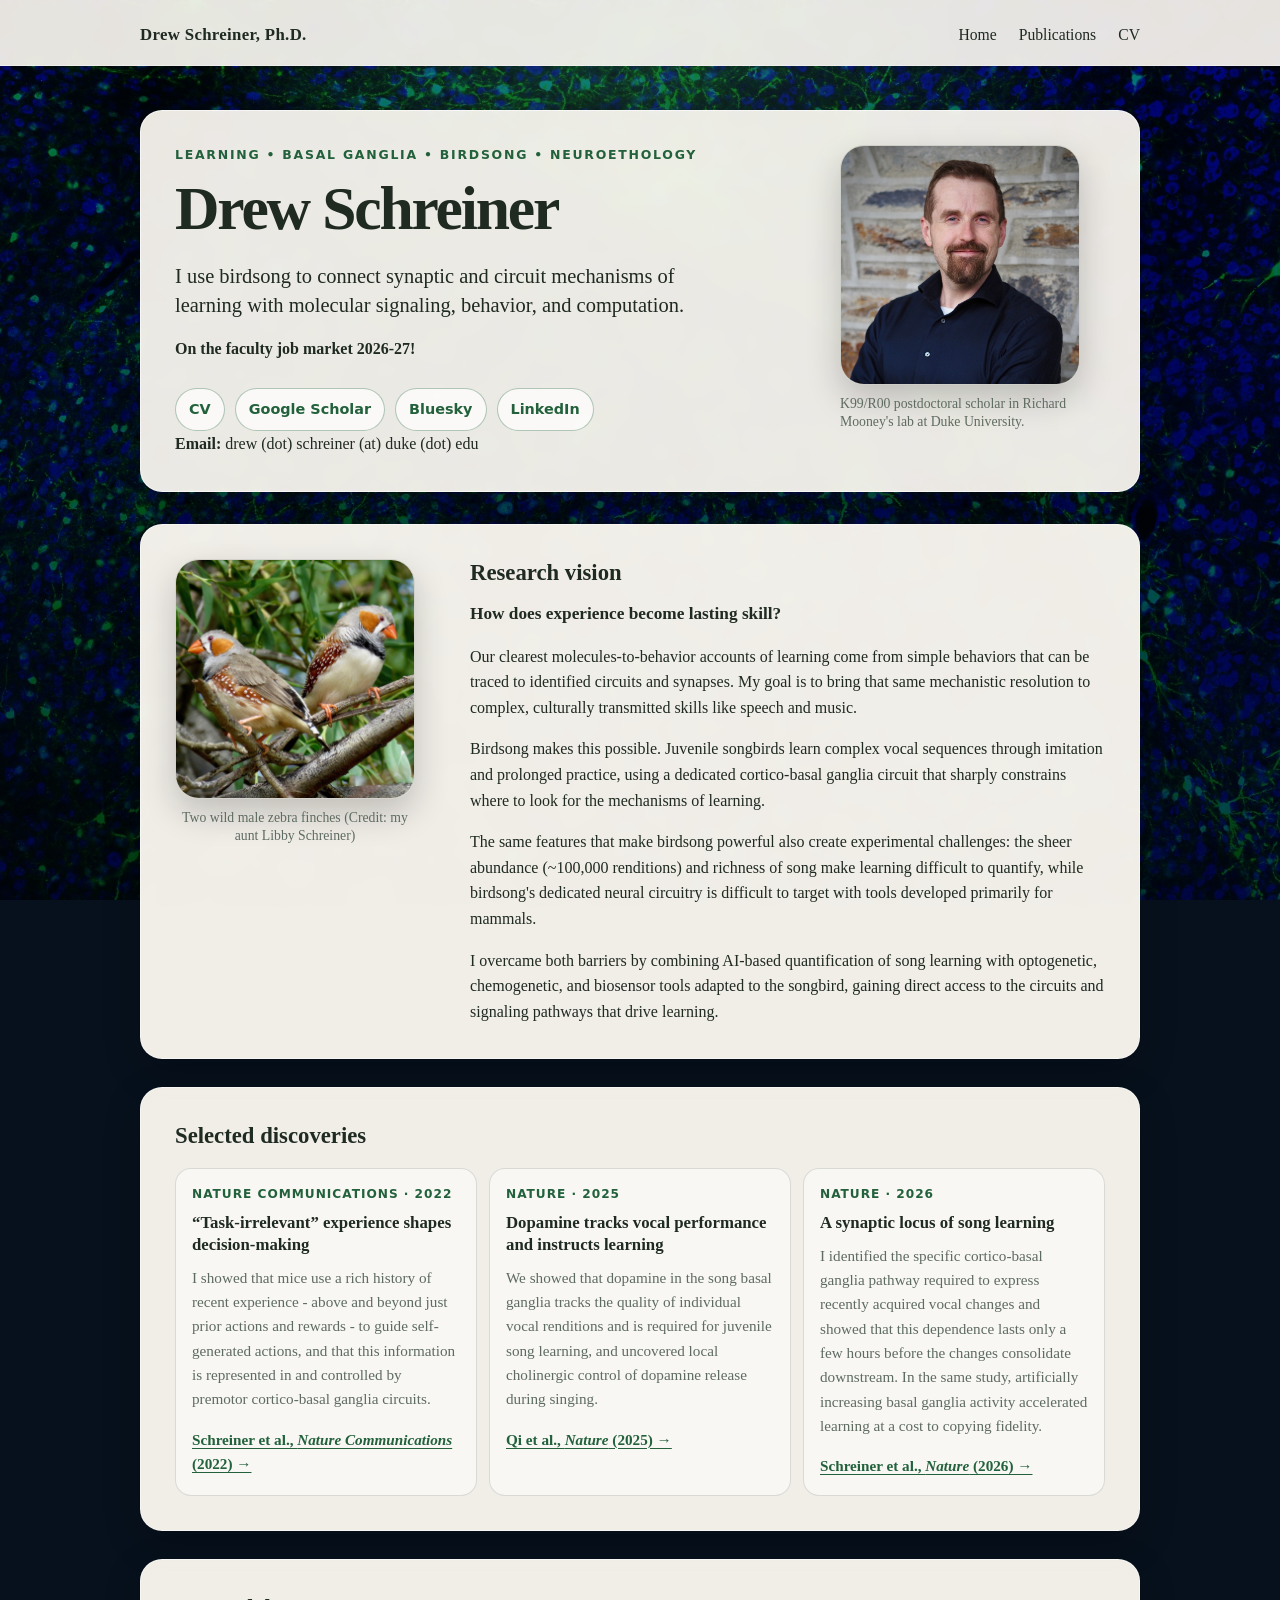
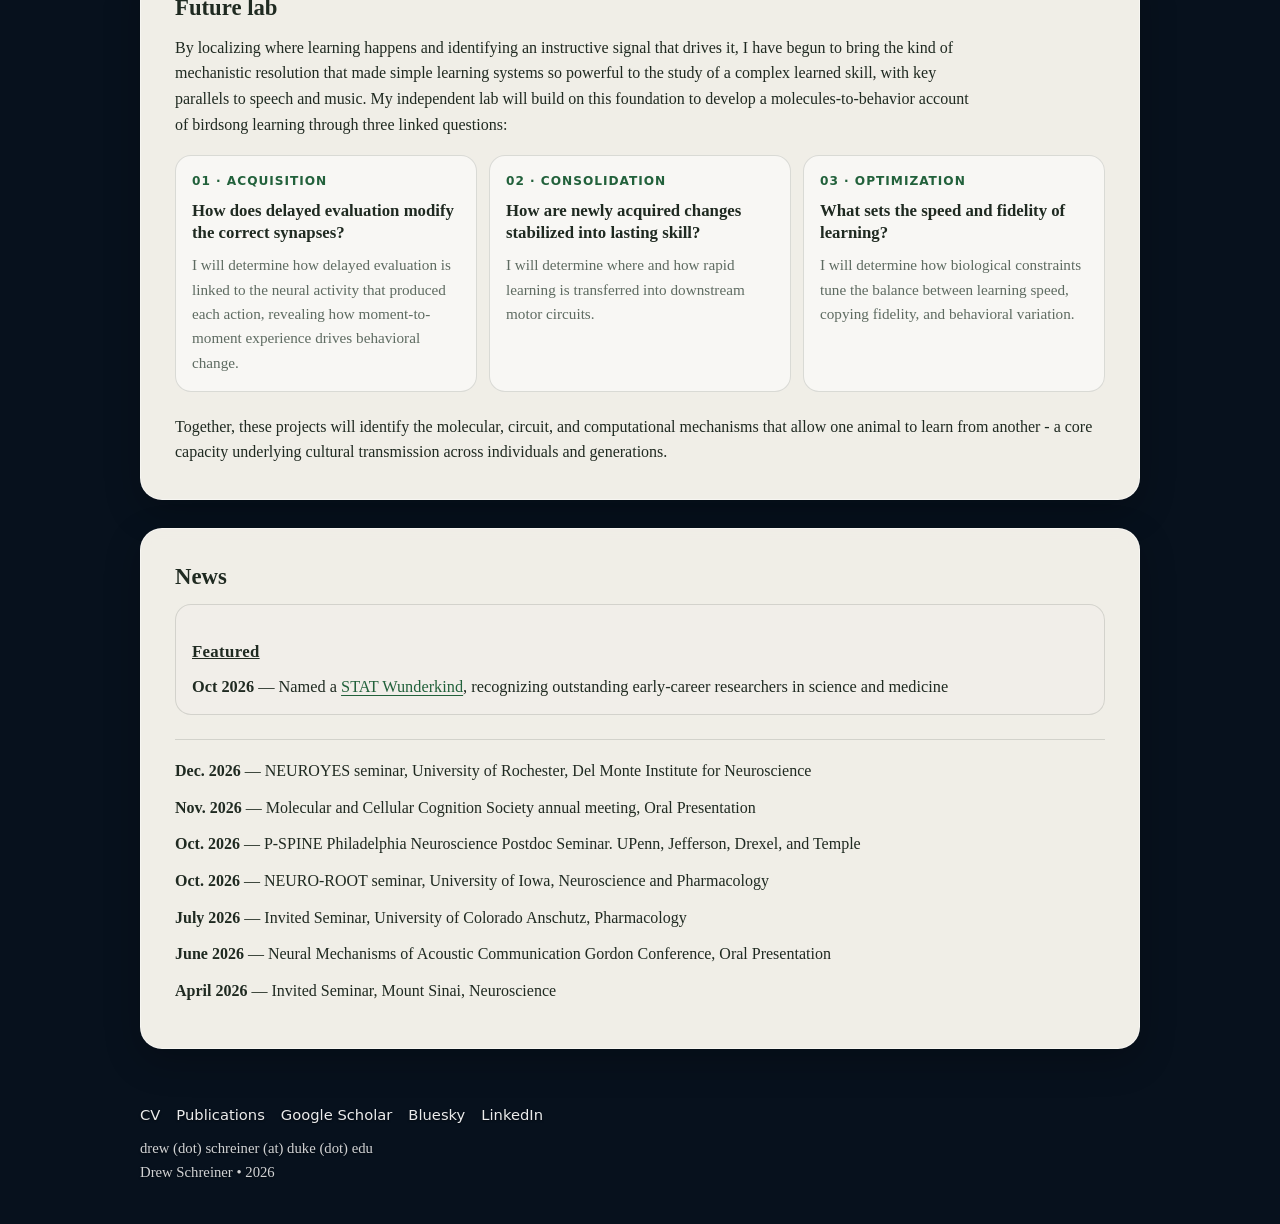
<file: index.html>
<!doctype html>
<html lang="en">
<head>
  <meta charset="utf-8">
  <meta name="viewport" content="width=device-width, initial-scale=1">

  <title>Drew Schreiner, Ph.D. | Neuroscience of Learning</title>

  <meta name="description"
        content="Drew Schreiner studies how the brain learns complex skills, using birdsong to connect molecular signaling, synaptic plasticity, neural circuits, behavior, and computation. On the 2026–27 faculty job market.">

  <link rel="canonical" href="https://drewschreiner.github.io/">

  <!-- Open Graph: Bluesky, LinkedIn, Slack, etc. -->
  <meta property="og:type" content="website">
  <meta property="og:url" content="https://drewschreiner.github.io/">
  <meta property="og:title"
        content="Drew Schreiner, Ph.D. | Neuroscience of Learning">
  <meta property="og:description"
        content="I use birdsong to understand how the brain learns complex skills across molecules, synapses, circuits, behavior, and computation. On the 2026–27 faculty job market.">
  <meta property="og:image"
        content="https://drewschreiner.github.io/assets/img/zebra-finches.jpg">
  <meta property="og:image:alt"
        content="Two male zebra finches">

  <!-- X / Twitter -->
  <meta name="twitter:card" content="summary_large_image">
  <meta name="twitter:title"
        content="Drew Schreiner, Ph.D. | Neuroscience of Learning">
  <meta name="twitter:description"
        content="I use birdsong to understand how the brain learns complex skills across molecules, synapses, circuits, behavior, and computation. On the 2026–27 faculty job market.">
  <meta name="twitter:image"
        content="https://drewschreiner.github.io/assets/img/zebra-finches.jpg">

  <link rel="stylesheet" href="assets/css/style.css">
</head>
	
	
<body>
  <nav class="site-nav">
    <div class="wrap nav-inner">
      <a class="brand" href="index.html">Drew Schreiner, Ph.D.</a>
      <div class="nav-links" aria-label="Main navigation">
        <a href="index.html">Home</a>
        <a href="publications.html">Publications</a>
        <a href="assets/pdf/Drew_Schreiner_CV.pdf">CV</a>
      </div>
    </div>
  </nav>

  <header class="hero">
    <div class="wrap">
      <section class="section hero-card intro-grid">
        <div class="intro-text">
          <p class="kicker">Learning • Basal Ganglia • Birdsong • Neuroethology</p>
          <h1>Drew Schreiner</h1>
          <p class="tagline">
            I use birdsong to connect synaptic and circuit mechanisms of learning with molecular signaling, behavior, and computation.
          </p>
<p class="market-note" style="margin-top: 1rem;">
  <strong>On the faculty job market 2026-27!</strong>

</p>
          <div class="quick-links">
            <a class="button" href="assets/pdf/Drew_Schreiner_CV.pdf">CV</a>
            <a class="button" href="https://scholar.google.com/citations?hl=en&user=U7xtYCUAAAAJ&view_op=list_works&sortby=pubdate">Google Scholar</a>
            <a class="button" href="https://bsky.app/profile/schreinerdrew.bsky.social">Bluesky</a>
            <a class="button" href="https://www.linkedin.com/in/drew-schreiner-51857615a">LinkedIn</a>
          </div>
	<p class="email-text"><strong>Email:</strong> drew (dot) schreiner (at) duke (dot) edu</p>
        </div>
        <figure class="media-photo headshot">
          <img src="assets/img/drew-schreiner-headshot.jpg" alt="Headshot of Drew Schreiner">
          <figcaption class="caption">K99/R00 postdoctoral scholar in Richard Mooney's lab at Duke University.</figcaption>
        </figure>
      </section>
    </div>
  </header>

  <main>
    <section class="wrap section about-grid">
      <figure class="media-photo finch-photo">
        <img src="assets/img/zebra-finches.jpg" alt="Two zebra finches perched on branches">
        <figcaption class="caption">Two wild male zebra finches (Credit: my aunt Libby Schreiner) </figcaption>
      </figure>

      <div class="research-text">
        <h2>Research vision</h2>
		    <p class="lead">
    <strong>How does experience become lasting skill?</strong>
		  </p>
		  
        <p>
			Our clearest molecules-to-behavior accounts of learning come from simple behaviors that can be traced to identified circuits and synapses. 
			My goal is to bring that same mechanistic resolution to complex, culturally transmitted skills like speech and music. 
		 </p>
		  
			 <p>
			Birdsong makes this possible. Juvenile songbirds learn complex vocal sequences through imitation and prolonged practice, 
			using a dedicated cortico-basal ganglia circuit that sharply constrains where to look for the mechanisms of learning.
		 </p>

		  <p>
    The same features that make birdsong powerful also create experimental challenges: the sheer abundance (~100,000 renditions) and richness of song make learning difficult to quantify,
	while birdsong's dedicated neural circuitry is difficult to target with tools developed primarily for mammals.
			   </p>
		  
		  <p> 	  
	I overcame both barriers by combining AI-based quantification of song learning with optogenetic, chemogenetic, and biosensor tools adapted to the songbird,
	gaining direct access to the circuits and signaling pathways that drive learning.
		  </p>

      </div>

    </section>
	  <!-- Selected Discoveries -->
<section class="wrap section">
  <h2>Selected discoveries</h2>

  <div class="cards discovery-cards">

	  <article class="card">
  <p class="card-label">Nature Communications · 2022</p>

  <h3>“Task-irrelevant” experience shapes decision-making</h3>

  <p>
    I showed that mice use a rich history of recent experience - above and beyond just prior actions and rewards - to guide
    self-generated actions, and that this information is represented in and
    controlled by premotor cortico-basal ganglia circuits.
  </p>

  <p class="card-citation">
    <a href="https://doi.org/10.1038/s41467-022-29807-2"
       target="_blank"
       rel="noopener noreferrer">
      Schreiner et al., <em>Nature Communications</em> (2022) →
    </a>
  </p>
</article>

    <article class="card">
      <p class="card-label">Nature · 2025</p>

      <h3>Dopamine tracks vocal performance and instructs learning</h3>

      <p>
      We showed that dopamine in the song basal ganglia tracks the quality of
		  individual vocal renditions and is required for juvenile song learning, and uncovered
		  local cholinergic control of dopamine release during singing.
      </p>

      <p class="card-citation">
        <a href="https://doi.org/10.1038/s41586-025-08694-9"
           target="_blank"
           rel="noopener noreferrer">
          Qi et al., <em>Nature</em> (2025) →
        </a>
      </p>
    </article>


    <article class="card">
      <p class="card-label">Nature · 2026</p>

      <h3>A synaptic locus of song learning</h3>

      <p>
        I identified the specific cortico-basal ganglia pathway required
        to express recently acquired vocal changes and showed that this dependence
		lasts only a few hours before the changes consolidate downstream. 
		In the same study, artificially increasing basal ganglia activity accelerated learning at a cost to copying fidelity.
      </p>

      <p class="card-citation">
        <a href="https://doi.org/10.1038/s41586-026-10510-x"
           target="_blank"
           rel="noopener noreferrer">
          Schreiner et al., <em>Nature</em> (2026) →
        </a>
      </p>
    </article>

  </div>
</section>


<!-- Future Lab -->
<section class="wrap section">
  <h2>Future lab</h2>

  <p class="section-intro">
By localizing where learning happens and identifying an instructive signal that drives it, I have begun to bring the kind of mechanistic resolution that made simple learning systems so powerful to the study of a complex learned skill,
	  with key parallels to speech and music. 
	  My independent lab will build on this foundation to develop a molecules-to-behavior account of birdsong learning through three linked questions:
  </p>

  <div class="cards future-cards">

    <article class="card future-card">
      <p class="card-label">01 · Acquisition</p>

      <h3>How does delayed evaluation modify the correct synapses?</h3>

      <p>
         I will determine how delayed evaluation is linked to the neural
        activity that produced each action, revealing how
        moment-to-moment experience drives behavioral change.
      </p>
    </article>


    <article class="card future-card">
      <p class="card-label">02 · Consolidation</p>

      <h3>How are newly acquired changes stabilized into lasting skill?</h3>

      <p>
        I will determine where and how rapid learning is transferred into
        downstream motor circuits.
      </p>
    </article>


    <article class="card future-card">
      <p class="card-label">03 · Optimization</p>

      <h3>What sets the speed and fidelity of learning?</h3>

      <p>
        I will determine how biological constraints tune the balance
        between learning speed, copying fidelity, and behavioral variation.
		  
      </p>
    </article>

  </div>

  <p class="future-outlook">
    Together, these projects will identify the molecular, circuit, and computational mechanisms that allow 
	  one animal to learn from another - a core capacity underlying cultural transmission across individuals and generations.
  </p>
</section>


	  

<section class="wrap section news">
  <h2>News</h2>

  <div class="featured-news">
    <h3><u>Featured</u></h3>
  <p>
<strong>Oct 2026</strong> — Named a 
<a href="https://www.statnews.com/wunderkinds/drew-schreiner/" target="_blank" rel="noopener noreferrer">STAT Wunderkind</a>,
recognizing outstanding early-career researchers in science and medicine
</p>
  </div>

  <hr class="news-divider">

  <div class="more-news">
	 <p><strong>Dec. 2026</strong> — NEUROYES seminar, University of Rochester, Del Monte Institute for Neuroscience</p>
  	 <p><strong>Nov. 2026</strong> — Molecular and Cellular Cognition Society annual meeting, Oral Presentation</p>
	 <p><strong>Oct. 2026</strong> — P-SPINE Philadelphia Neuroscience Postdoc Seminar. UPenn, Jefferson, Drexel, and Temple</p>
    <p><strong>Oct. 2026</strong> — NEURO-ROOT seminar, University of Iowa, Neuroscience and Pharmacology</p>
   <p><strong>July 2026</strong> — Invited Seminar, University of Colorado Anschutz, Pharmacology </p>
    <p><strong>June 2026</strong> — Neural Mechanisms of Acoustic Communication Gordon Conference, Oral Presentation</p>
    <p><strong>April 2026</strong> — Invited Seminar, Mount Sinai, Neuroscience</p>
  </div>
</section>

  </main>

	
<footer class="wrap footer">
  <div class="footer-links">
    <a href="assets/pdf/Drew_Schreiner_CV.pdf">CV</a>
    <a href="publications.html">Publications</a>
    <a href="https://scholar.google.com/citations?hl=en&user=U7xtYCUAAAAJ&view_op=list_works&sortby=pubdate">Google Scholar</a>
    <a href="https://bsky.app/profile/schreinerdrew.bsky.social">Bluesky</a>
    <a href="https://www.linkedin.com/in/drew-schreiner-51857615a">LinkedIn</a>
  </div>
  <div>drew (dot) schreiner (at) duke (dot) edu</div>
  <div>Drew Schreiner • 2026</div>
</footer>

<!-- Cloudflare Web Analytics -->
<script
  type="module"
  src="https://static.cloudflareinsights.com/beacon.min.js"
  data-cf-beacon='{"token":"053209092b9e4493a3ec4b9144810ba1"}'>
</script>
<!-- End Cloudflare Web Analytics -->

</body>
</html>
</file>
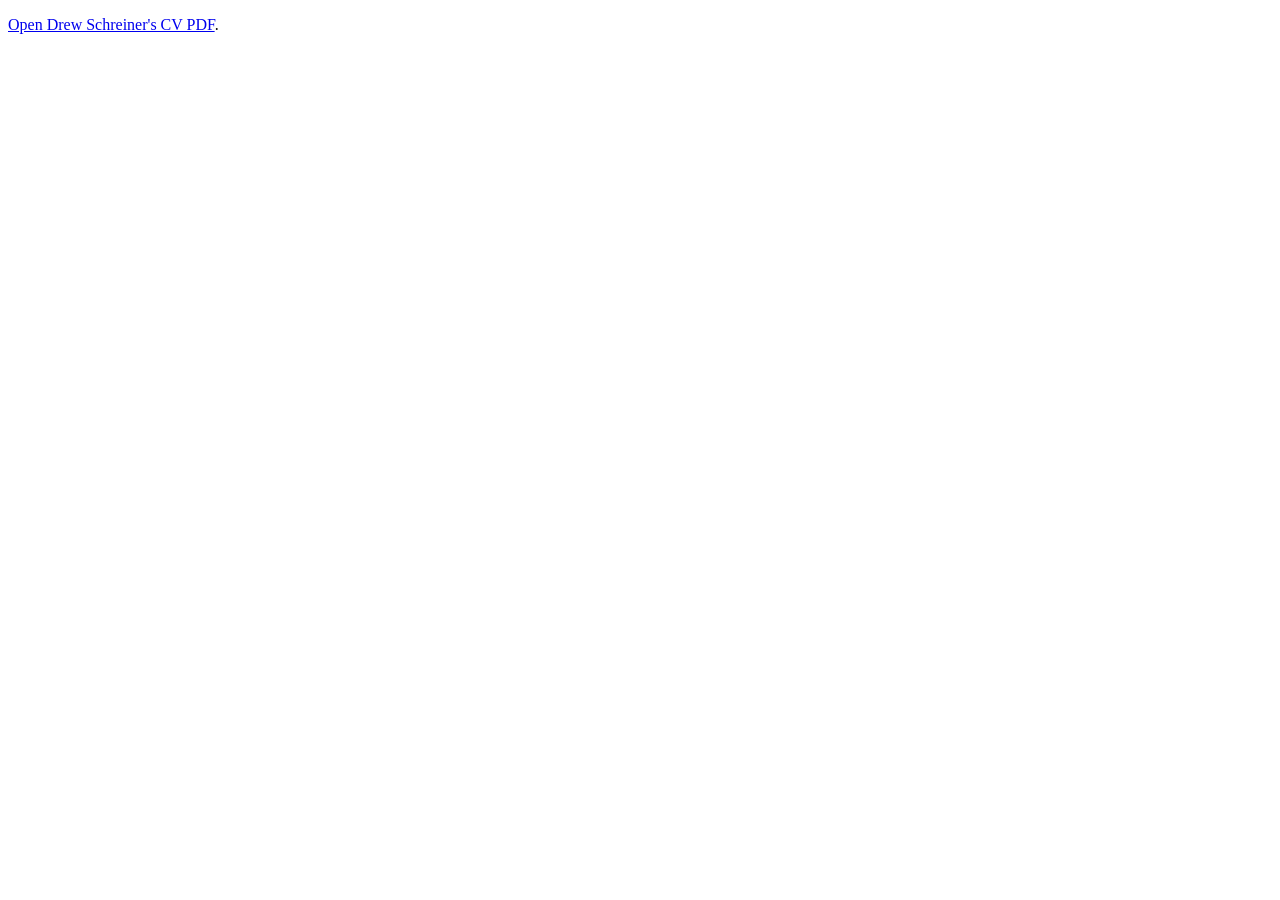
<file: cv.html>
<!doctype html>
<html lang="en">
<head>
  <meta charset="utf-8">
  <meta http-equiv="refresh" content="0; url=assets/pdf/Drew_Schreiner_CV.pdf">
  <title>Drew Schreiner CV</title>
  <link rel="canonical" href="assets/pdf/Drew_Schreiner_CV.pdf">
</head>
<body>
  <p><a href="assets/pdf/Drew_Schreiner_CV.pdf">Open Drew Schreiner's CV PDF</a>.</p>
</body>
</html>
</file>
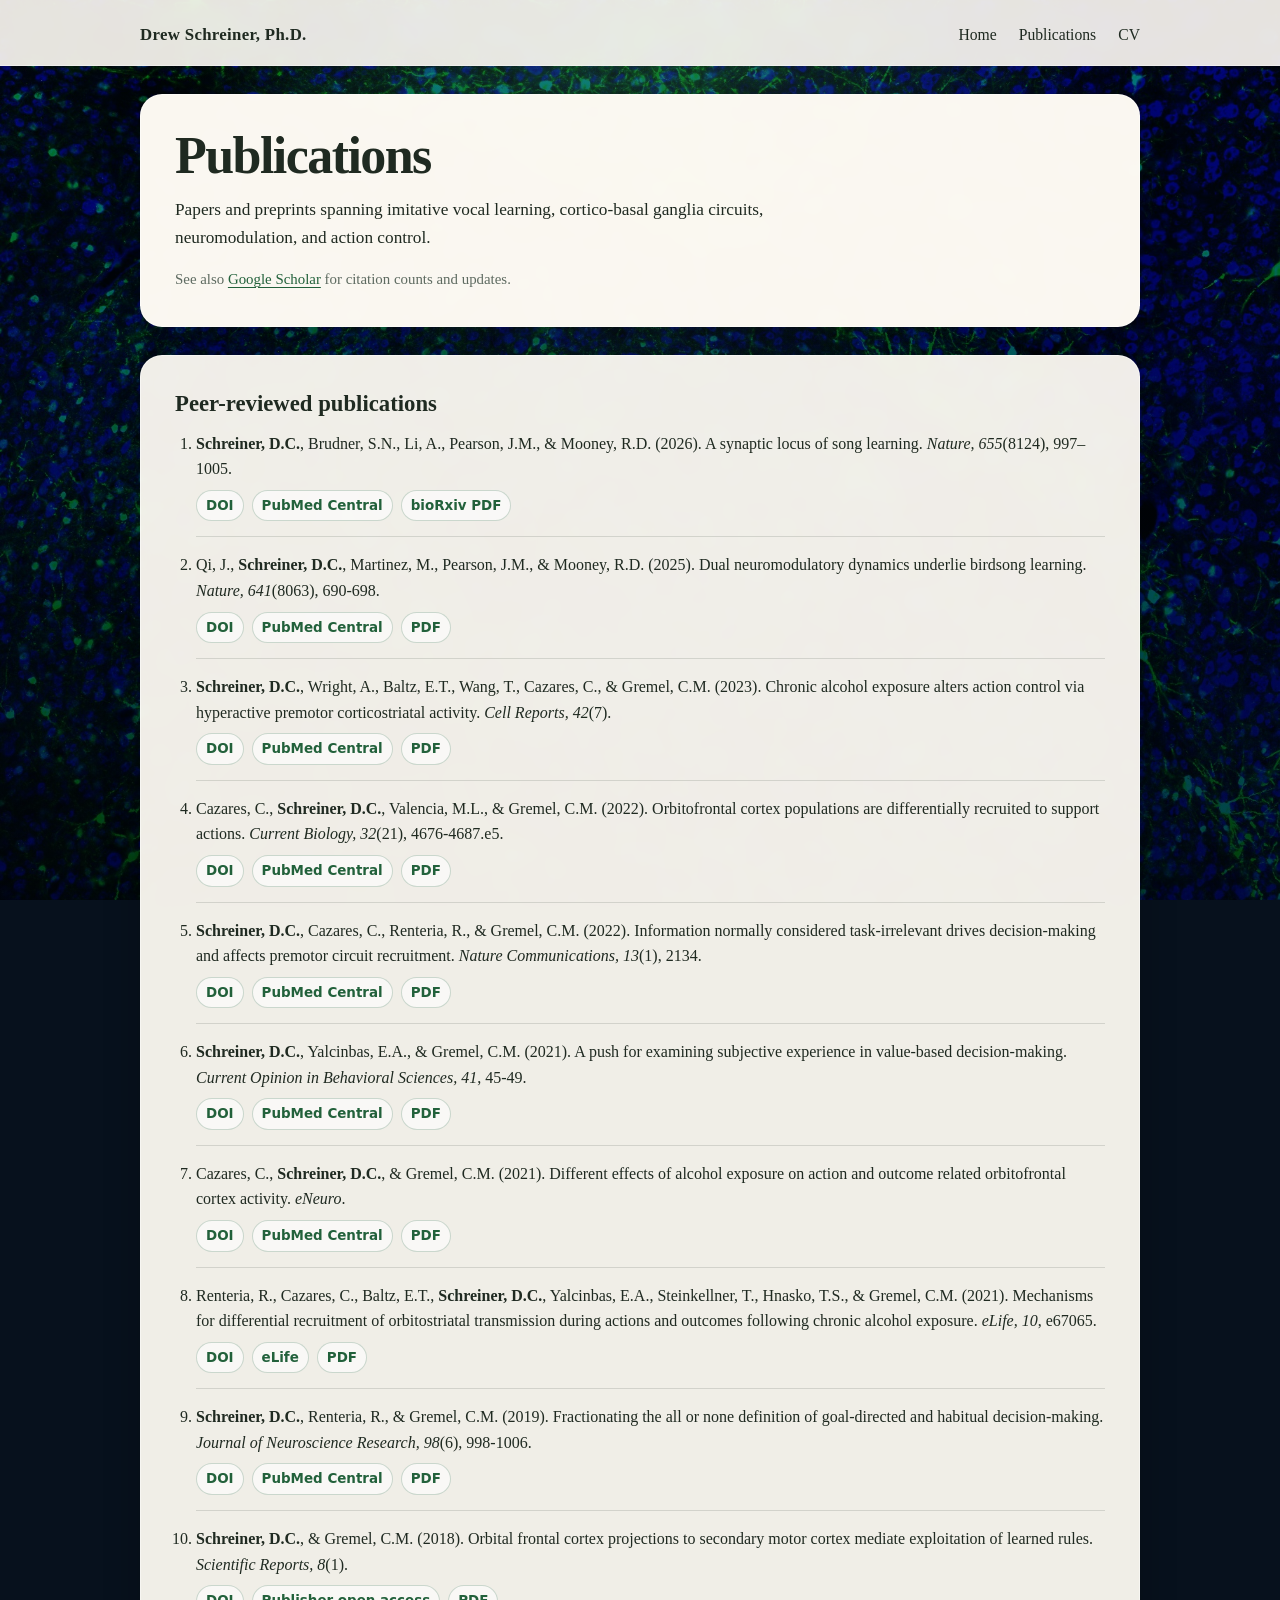
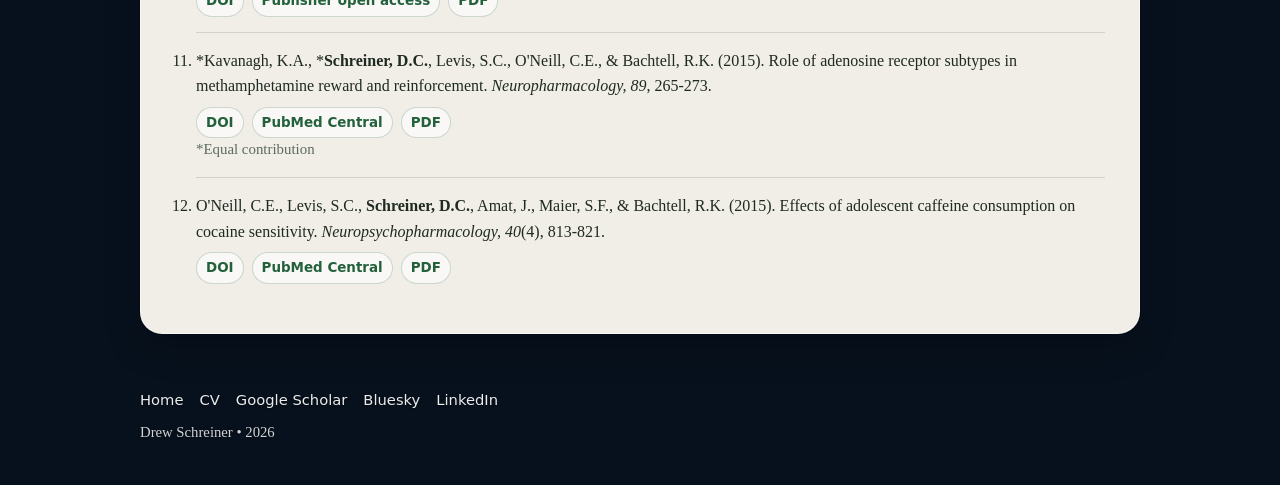
<file: publications.html>
<!doctype html>
<html lang="en">
<head>
  <meta charset="utf-8">
  <meta name="viewport" content="width=device-width, initial-scale=1">
  <title>Publications | Drew Schreiner, Ph.D.</title>
  <meta name="description" content="Publications by Drew Schreiner, with DOI, open access, and PDF links where available.">
  <link rel="stylesheet" href="assets/css/style.css">
</head>
<body>
  <nav class="site-nav">
    <div class="wrap nav-inner">
      <a class="brand" href="index.html">Drew Schreiner, Ph.D.</a>
      <div class="nav-links" aria-label="Main navigation">
        <a href="index.html">Home</a>
        <a href="publications.html">Publications</a>
        <a href="assets/pdf/Drew_Schreiner_CV.pdf">CV</a>
      </div>
    </div>
  </nav>

  <main>
    <section class="wrap section publications-page">
      <h1 class="page-title">Publications</h1>
      <p class="lead">
        Papers and preprints spanning imitative vocal learning, cortico-basal ganglia circuits, neuromodulation, and action control.
      </p>
     
      <p class="small-note">
        See also <a href="https://scholar.google.com/citations?hl=en&amp;user=U7xtYCUAAAAJ">Google Scholar</a> for citation counts and updates.
      </p>
    </section>

    <section class="wrap section">
      <h2>Peer-reviewed publications</h2>
      <ol class="pub-list full-pub-list">
        <li>
          <div class="pub-citation"><strong>Schreiner, D.C.</strong>, Brudner, S.N., Li, A., Pearson, J.M., &amp; Mooney, R.D. (2026). A synaptic locus of song learning. <em>Nature, 655</em>(8124), 997–1005.</div>
          <div class="pub-links"><a href="https://www.nature.com/articles/s41586-026-10510-x" target="_blank" rel="noopener">DOI</a> <a href="https://pmc.ncbi.nlm.nih.gov/articles/PMC12871595/" target="_blank" rel="noopener">PubMed Central</a> <a href="https://www.biorxiv.org/content/10.64898/2026.01.20.699515v1.full.pdf" target="_blank" rel="noopener">bioRxiv PDF</a></div>
        </li>
        <li>
          <div class="pub-citation">Qi, J., <strong>Schreiner, D.C.</strong>, Martinez, M., Pearson, J.M., &amp; Mooney, R.D. (2025). Dual neuromodulatory dynamics underlie birdsong learning. <em>Nature, 641</em>(8063), 690-698.</div>
          <div class="pub-links"><a href="https://doi.org/10.1038/s41586-025-08694-9" target="_blank" rel="noopener">DOI</a> <a href="https://pmc.ncbi.nlm.nih.gov/articles/PMC12178305/" target="_blank" rel="noopener">PubMed Central</a> <a href="https://pmc.ncbi.nlm.nih.gov/articles/PMC12178305/pdf/" target="_blank" rel="noopener">PDF</a></div>
        </li>
        <li>
          <div class="pub-citation"><strong>Schreiner, D.C.</strong>, Wright, A., Baltz, E.T., Wang, T., Cazares, C., &amp; Gremel, C.M. (2023). Chronic alcohol exposure alters action control via hyperactive premotor corticostriatal activity. <em>Cell Reports, 42</em>(7).</div>
          <div class="pub-links"><a href="https://doi.org/10.1016/j.celrep.2023.112675" target="_blank" rel="noopener">DOI</a> <a href="https://pmc.ncbi.nlm.nih.gov/articles/PMC10468874/" target="_blank" rel="noopener">PubMed Central</a> <a href="https://pmc.ncbi.nlm.nih.gov/articles/PMC10468874/pdf/" target="_blank" rel="noopener">PDF</a></div>
        </li>
        <li>
          <div class="pub-citation">Cazares, C., <strong>Schreiner, D.C.</strong>, Valencia, M.L., &amp; Gremel, C.M. (2022). Orbitofrontal cortex populations are differentially recruited to support actions. <em>Current Biology, 32</em>(21), 4676-4687.e5.</div>
          <div class="pub-links"><a href="https://doi.org/10.1016/j.cub.2022.09.022" target="_blank" rel="noopener">DOI</a> <a href="https://pmc.ncbi.nlm.nih.gov/articles/PMC9643660/" target="_blank" rel="noopener">PubMed Central</a> <a href="https://pmc.ncbi.nlm.nih.gov/articles/PMC9643660/pdf/" target="_blank" rel="noopener">PDF</a></div>
        </li>
        <li>
          <div class="pub-citation"><strong>Schreiner, D.C.</strong>, Cazares, C., Renteria, R., &amp; Gremel, C.M. (2022). Information normally considered task-irrelevant drives decision-making and affects premotor circuit recruitment. <em>Nature Communications, 13</em>(1), 2134.</div>
          <div class="pub-links"><a href="https://doi.org/10.1038/s41467-022-29807-2" target="_blank" rel="noopener">DOI</a> <a href="https://pmc.ncbi.nlm.nih.gov/articles/PMC9018678/" target="_blank" rel="noopener">PubMed Central</a> <a href="https://pmc.ncbi.nlm.nih.gov/articles/PMC9018678/pdf/" target="_blank" rel="noopener">PDF</a></div>
        </li>
        <li>
          <div class="pub-citation"><strong>Schreiner, D.C.</strong>, Yalcinbas, E.A., &amp; Gremel, C.M. (2021). A push for examining subjective experience in value-based decision-making. <em>Current Opinion in Behavioral Sciences, 41</em>, 45-49.</div>
          <div class="pub-links"><a href="https://doi.org/10.1016/j.cobeha.2021.03.020" target="_blank" rel="noopener">DOI</a> <a href="https://pmc.ncbi.nlm.nih.gov/articles/PMC8153361/" target="_blank" rel="noopener">PubMed Central</a> <a href="https://pmc.ncbi.nlm.nih.gov/articles/PMC8153361/pdf/" target="_blank" rel="noopener">PDF</a></div>
        </li>
        <li>
          <div class="pub-citation">Cazares, C., <strong>Schreiner, D.C.</strong>, &amp; Gremel, C.M. (2021). Different effects of alcohol exposure on action and outcome related orbitofrontal cortex activity. <em>eNeuro</em>.</div>
          <div class="pub-links"><a href="https://doi.org/10.1523/ENEURO.0052-21.2021" target="_blank" rel="noopener">DOI</a> <a href="https://pmc.ncbi.nlm.nih.gov/articles/PMC8174034/" target="_blank" rel="noopener">PubMed Central</a> <a href="https://www.eneuro.org/content/eneuro/early/2021/03/27/ENEURO.0052-21.2021.full.pdf" target="_blank" rel="noopener">PDF</a></div>
        </li>
        <li>
          <div class="pub-citation">Renteria, R., Cazares, C., Baltz, E.T., <strong>Schreiner, D.C.</strong>, Yalcinbas, E.A., Steinkellner, T., Hnasko, T.S., &amp; Gremel, C.M. (2021). Mechanisms for differential recruitment of orbitostriatal transmission during actions and outcomes following chronic alcohol exposure. <em>eLife, 10</em>, e67065.</div>
          <div class="pub-links"><a href="https://doi.org/10.7554/eLife.67065" target="_blank" rel="noopener">DOI</a> <a href="https://elifesciences.org/articles/67065" target="_blank" rel="noopener">eLife</a> <a href="https://elifesciences.org/articles/67065.pdf" target="_blank" rel="noopener">PDF</a></div>
        </li>
        <li>
          <div class="pub-citation"><strong>Schreiner, D.C.</strong>, Renteria, R., &amp; Gremel, C.M. (2019). Fractionating the all or none definition of goal-directed and habitual decision-making. <em>Journal of Neuroscience Research, 98</em>(6), 998-1006.</div>
          <div class="pub-links"><a href="https://doi.org/10.1002/jnr.24545" target="_blank" rel="noopener">DOI</a> <a href="https://pmc.ncbi.nlm.nih.gov/articles/PMC7176551/" target="_blank" rel="noopener">PubMed Central</a> <a href="https://pmc.ncbi.nlm.nih.gov/articles/PMC7176551/pdf/" target="_blank" rel="noopener">PDF</a></div>
        </li>
        <li>
          <div class="pub-citation"><strong>Schreiner, D.C.</strong>, &amp; Gremel, C.M. (2018). Orbital frontal cortex projections to secondary motor cortex mediate exploitation of learned rules.</em> <em>Scientific Reports, 8</em>(1).</div>
          <div class="pub-links"><a href="https://doi.org/10.1038/s41598-018-29285-x" target="_blank" rel="noopener">DOI</a> <a href="https://www.nature.com/articles/s41598-018-29285-x" target="_blank" rel="noopener">Publisher open access</a> <a href="https://www.nature.com/articles/s41598-018-29285-x.pdf" target="_blank" rel="noopener">PDF</a></div>
        </li>
        <li>
          <div class="pub-citation">*Kavanagh, K.A., *<strong>Schreiner, D.C.</strong>, Levis, S.C., O'Neill, C.E., &amp; Bachtell, R.K. (2015). Role of adenosine receptor subtypes in methamphetamine reward and reinforcement.</em> <em>Neuropharmacology, 89</em>, 265-273.</div>
          <div class="pub-links"><a href="https://doi.org/10.1016/j.neuropharm.2014.09.030" target="_blank" rel="noopener">DOI</a> <a href="https://pmc.ncbi.nlm.nih.gov/articles/PMC4250385/" target="_blank" rel="noopener">PubMed Central</a> <a href="https://pmc.ncbi.nlm.nih.gov/articles/PMC4250385/pdf/" target="_blank" rel="noopener">PDF</a></div>
      <p class="small-note">*Equal contribution</p>

        </li>
        <li>
          <div class="pub-citation">O'Neill, C.E., Levis, S.C., <strong>Schreiner, D.C.</strong>, Amat, J., Maier, S.F., &amp; Bachtell, R.K. (2015). Effects of adolescent caffeine consumption on cocaine sensitivity.</em> <em>Neuropsychopharmacology, 40</em>(4), 813-821.</div>
          <div class="pub-links"><a href="https://doi.org/10.1038/npp.2014.278" target="_blank" rel="noopener">DOI</a> <a href="https://pmc.ncbi.nlm.nih.gov/articles/PMC4330515/" target="_blank" rel="noopener">PubMed Central</a> <a href="https://pmc.ncbi.nlm.nih.gov/articles/PMC4330515/pdf/" target="_blank" rel="noopener">PDF</a></div>
        </li>
      </ol>
    </section>
  </main>

  <footer class="wrap footer">
    <div class="footer-links">
      <a href="index.html">Home</a>
      <a href="assets/pdf/Drew_Schreiner_CV.pdf">CV</a>
      <a href="https://scholar.google.com/citations?hl=en&amp;user=U7xtYCUAAAAJ">Google Scholar</a>
      <a href="https://bsky.app/profile/schreinerdrew.bsky.social">Bluesky</a>
      <a href="https://www.linkedin.com/in/drew-schreiner-51857615a">LinkedIn</a>
    </div>
    <div>Drew Schreiner • 2026</div>
</footer>

<!-- Cloudflare Web Analytics -->
<script
  type="module"
  src="https://static.cloudflareinsights.com/beacon.min.js"
  data-cf-beacon='{"token":"053209092b9e4493a3ec4b9144810ba1"}'>
</script>
<!-- End Cloudflare Web Analytics -->

</body>
</html>
</file>
<file: assets/css/style.css>
:root {
  --ink: #1f2a21;
  --muted: #5e6b61;
  --accent: #4ca86c;
  --accent-dark: #22613b;
  --paper: rgba(255, 252, 245, 0.94);
  --paper-strong: rgba(255, 252, 245, 0.98);
  --line: rgba(31, 42, 33, 0.14);
  --shadow: 0 18px 60px rgba(0,0,0,0.30);
}

* {
  box-sizing: border-box;
}

html {
  scroll-behavior: smooth;
  width: 100%;
  overflow-x: hidden;
}

body {
  width: 100%;
  min-width: 0;
  margin: 0;
  overflow-x: hidden;
  font-family: Georgia, "Times New Roman", serif;
  color: var(--ink);
  background: #07111d;
  line-height: 1.6;
}

/* Site-wide histology background */
body::before {
  content: "";
  position: fixed;
  inset: 0;
  background:
    linear-gradient(180deg, rgba(2, 10, 18, 0.46) 0%, rgba(2, 10, 18, 0.64) 100%),
    url("../img/area-x-histology-background.jpg") center center / cover no-repeat;
  z-index: -2;
}

body::after {
  content: "";
  position: fixed;
  inset: 0;
  background:
    radial-gradient(circle at 50% 0%, rgba(76,168,108,0.22), rgba(0,0,0,0) 42%),
    linear-gradient(180deg, rgba(0,0,0,0.12), rgba(0,0,0,0.34));
  z-index: -1;
}

a {
  color: var(--accent-dark);
  text-decoration-thickness: 1px;
  text-underline-offset: 3px;
}

a:hover {
  color: var(--accent);
}

.wrap {
  width: calc(100% - 48px);
  max-width: 1000px;
  margin-left: auto;
  margin-right: auto;
}

.site-nav {
  padding: 22px 0 16px;
  background: rgba(255, 252, 245, 0.90);
  border-bottom: 1px solid rgba(255,255,255,0.36);
  backdrop-filter: blur(8px);
}

.nav-inner {
  display: flex;
  justify-content: space-between;
  align-items: center;
  gap: 18px;
  flex-wrap: wrap;
}

.brand {
  font-size: 1.05rem;
  letter-spacing: 0.02em;
  text-decoration: none;
  color: var(--ink);
  font-weight: 700;
}

.nav-links {
  display: flex;
  gap: 22px;
  align-items: center;
  flex-wrap: wrap;
  font-size: 0.98rem;
}

.nav-links a {
  color: var(--ink);
  text-decoration: none;
  border-bottom: 1px solid transparent;
}

.nav-links a:hover {
  border-color: var(--accent);
}

.hero {
  padding: 44px 0 4px;
}

main {
  position: relative;
  z-index: 2;
  margin-top: 0;
}

.section {
  margin: 28px auto;
  padding: clamp(23px, 4vw, 34px);
  background: var(--paper);
  border: 1px solid rgba(255,255,255,0.50);
  border-radius: 22px;
  box-shadow: 0 12px 36px rgba(0,0,0,0.24);
  backdrop-filter: blur(7px);
}

.hero-card {
  width: 100%;
  margin: 0 auto;
  background: rgba(255, 252, 245, 0.92);
  border: 1px solid rgba(255,255,255,0.64);
  box-shadow: var(--shadow);
}

.research-figure {
  grid-column: 1 / -1;
  margin: 28px 0 0;
  width: 100%;
  overflow: visible;
}

.research-figure img {
  display: block;
  width: 100%;
  max-width: none;
  height: auto;
  margin-left: 0%;
  border-radius: 16px;
}

.intro-grid,
.about-grid {
  display: grid;
  grid-template-columns: minmax(0, 1fr) 265px;
  gap: 30px;
  align-items: start;
}

.about-grid {
  grid-template-columns: 265px minmax(0, 1fr);
}

.media-photo {
  margin: 0;
}

.media-photo img {
  display: block;
  width: 240px;
  max-width: 100%;
  aspect-ratio: 1 / 1;
  object-fit: cover;
  border-radius: 24px;
  border: 1px solid var(--line);
  box-shadow: 0 14px 34px rgba(0,0,0,0.20);
}

.headshot img {
  object-position: 50% 24%;
}

.finch-photo img {
  object-position: 52% 44%;
}

.caption {
  margin: 10px 0 0;
  color: var(--muted);
  font-size: 0.86rem;
  line-height: 1.35;
}

.finch-photo {
  width: 240px;
  max-width: 100%;
}

.finch-photo .caption {
  width: 100%;
  margin: 10px auto 0;
  text-align: center;
}

.kicker {
  margin: 0 0 12px;
  color: var(--accent-dark);
  text-transform: uppercase;
  letter-spacing: 0.14em;
  font-size: 0.78rem;
  font-weight: 700;
  font-family: system-ui, -apple-system, BlinkMacSystemFont, "Segoe UI", sans-serif;
}

h1 {
  max-width: 100%;
  margin: 0;
  font-size: clamp(2.3rem, 6.1vw, 3.85rem);
  line-height: 1.03;
  letter-spacing: -0.035em;
  text-wrap: balance;
}

.tagline {
  margin: 22px 0 0;
  max-width: 560px;
  font-size: clamp(1.08rem, 2vw, 1.28rem);
  line-height: 1.42;
}

.quick-links {
  display: flex;
  gap: 10px;
  flex-wrap: wrap;
  margin-top: 26px;
}

.button {
  display: inline-block;
  max-width: 100%;
  padding: 9px 13px;
  border: 1px solid rgba(34, 97, 59, 0.34);
  border-radius: 999px;
  background: rgba(255,255,255,0.72);
  color: var(--accent-dark);
  text-decoration: none;
  font-family: system-ui, -apple-system, BlinkMacSystemFont, "Segoe UI", sans-serif;
  font-size: 0.9rem;
  font-weight: 650;
}

.button:hover {
  border-color: var(--accent);
  background: white;
}

h2 {
  margin: 0 0 14px;
  font-size: 1.42rem;
  line-height: 1.2;
}

h3 {
  margin: 0 0 6px;
  font-size: 1.05rem;
}

p {
  margin: 0 0 16px;
}

p:last-child {
  margin-bottom: 0;
}

.section,
.hero-card,
.card,
.pub-list li,
.button {
  overflow-wrap: anywhere;
}

.cards {
  display: grid;
  grid-template-columns: repeat(3, minmax(0, 1fr));
  gap: 12px;
}

.card {
  padding: 16px;
  border: 1px solid var(--line);
  border-radius: 16px;
  background: rgba(255,255,255,0.55);
}

.card p {
  color: var(--muted);
  font-size: 0.95rem;
}

.news p,
.pub-list li {
  margin-bottom: 11px;
}

.news h3 {
  margin: 20px 0 8px;
  font-size: 1.05rem;
  letter-spacing: 0.02em;
  color: var(--text);
}

.featured-news {
  padding: 14px 16px;
  border: 1px solid var(--line);
  border-radius: 16px;
  background: rgba(255, 255, 255, 0.08);
}

.featured-news p {
  margin-bottom: 0;
  font-size: 1.02rem;
}

.news-divider {
  border: 0;
  border-top: 1px solid var(--line);
  margin: 24px 0 18px;
}


.pub-list {
  margin: 0;
  padding-left: 21px;
}

.page-title {
  font-size: clamp(2.1rem, 6.2vw, 3.25rem);
  margin: 0 0 14px;
  letter-spacing: -0.03em;
}

.lead {
  font-size: 1.08rem;
  color: var(--ink);
  max-width: 650px;
}

.small-note {
  color: var(--muted);
  font-size: 0.93rem;
}

.publications-page {
  margin-top: 28px;
  background: var(--paper-strong);
}

.full-pub-list li {
  padding-bottom: 15px;
  margin-bottom: 15px;
  border-bottom: 1px solid var(--line);
}

.full-pub-list li:last-child {
  border-bottom: 0;
  padding-bottom: 0;
}

.pub-citation {
  margin-bottom: 8px;
}

.pub-links {
  display: flex;
  gap: 8px;
  flex-wrap: wrap;
  font-family: system-ui, -apple-system, BlinkMacSystemFont, "Segoe UI", sans-serif;
  font-size: 0.84rem;
}

.pub-links a {
  display: inline-block;
  padding: 4px 9px;
  border: 1px solid rgba(34, 97, 59, 0.22);
  border-radius: 999px;
  background: rgba(255,255,255,0.62);
  color: var(--accent-dark);
  text-decoration: none;
  font-weight: 650;
}

.pub-links a:hover {
  border-color: var(--accent);
  background: white;
}


.footer {
  padding: 26px 0 40px;
  color: rgba(255,255,255,0.82);
  font-size: 0.92rem;
  text-shadow: 0 1px 2px rgba(0,0,0,0.5);
}

.footer-links {
  display: flex;
  gap: 16px;
  flex-wrap: wrap;
  margin-bottom: 10px;
  font-family: system-ui, -apple-system, BlinkMacSystemFont, "Segoe UI", sans-serif;
}

.footer-links a {
  color: rgba(255,255,255,0.92);
  text-decoration: none;
}

.footer-links a:hover {
  color: #fff;
  text-decoration: underline;
}

@media (max-width: 840px) {
  body::before {
    background:
      linear-gradient(180deg, rgba(2, 10, 18, 0.50) 0%, rgba(2, 10, 18, 0.70) 100%),
      url("../img/area-x-histology-background.jpg") center center / cover no-repeat;
  }

  .wrap {
    max-width: 760px;
  }

  .intro-grid,
  .about-grid,
  .cards {
    grid-template-columns: 1fr;
  }

  .media-photo img {
    width: 240px;
  }
}

@media (max-width: 520px) {
  .wrap {
    width: calc(100% - 28px);
    max-width: none;
  }

  .site-nav {
    padding-top: 18px;
  }

  .nav-inner {
    align-items: flex-start;
  }

  .hero {
    padding-top: 28px;
  }

  .hero-card,
  .section {
    border-radius: 18px;
    padding: 22px 18px;
  }

  .kicker {
    font-size: 0.7rem;
    letter-spacing: 0.10em;
  }

  h1 {
    font-size: clamp(2.15rem, 12.4vw, 3.0rem);
    letter-spacing: -0.025em;
  }

  .tagline {
    font-size: 1.05rem;
  }

  .quick-links {
    gap: 8px;
  }

  .button {
    font-size: 0.86rem;
    padding: 8px 11px;
  }

  .media-photo img {
    width: 220px;
  }
}

/* Selected discoveries + future lab */

.discovery-cards {
  grid-template-columns: repeat(3, minmax(0, 1fr));
  margin-top: 18px;
}

.future-cards {
  margin-top: 18px;
}

.card-label {
  margin: 0 0 8px;
  color: var(--accent-dark) !important;
  font-family: system-ui, -apple-system, BlinkMacSystemFont, "Segoe UI", sans-serif;
  font-size: 0.76rem !important;
  font-weight: 700;
  letter-spacing: 0.08em;
  text-transform: uppercase;
}

.card h3 {
  margin-bottom: 10px;
  line-height: 1.3;
}

.card-citation {
  margin-top: 14px;
  margin-bottom: 0;
}

.card-citation a {
  font-weight: 650;
}

.section-intro {
  max-width: 800px;
  margin-bottom: 0;
}

.future-outlook {
  margin-top: 22px;
}


/* Collapse discovery cards on smaller screens */
@media (max-width: 840px) {
  .discovery-cards {
    grid-template-columns: 1fr;
  }
}
</file>
